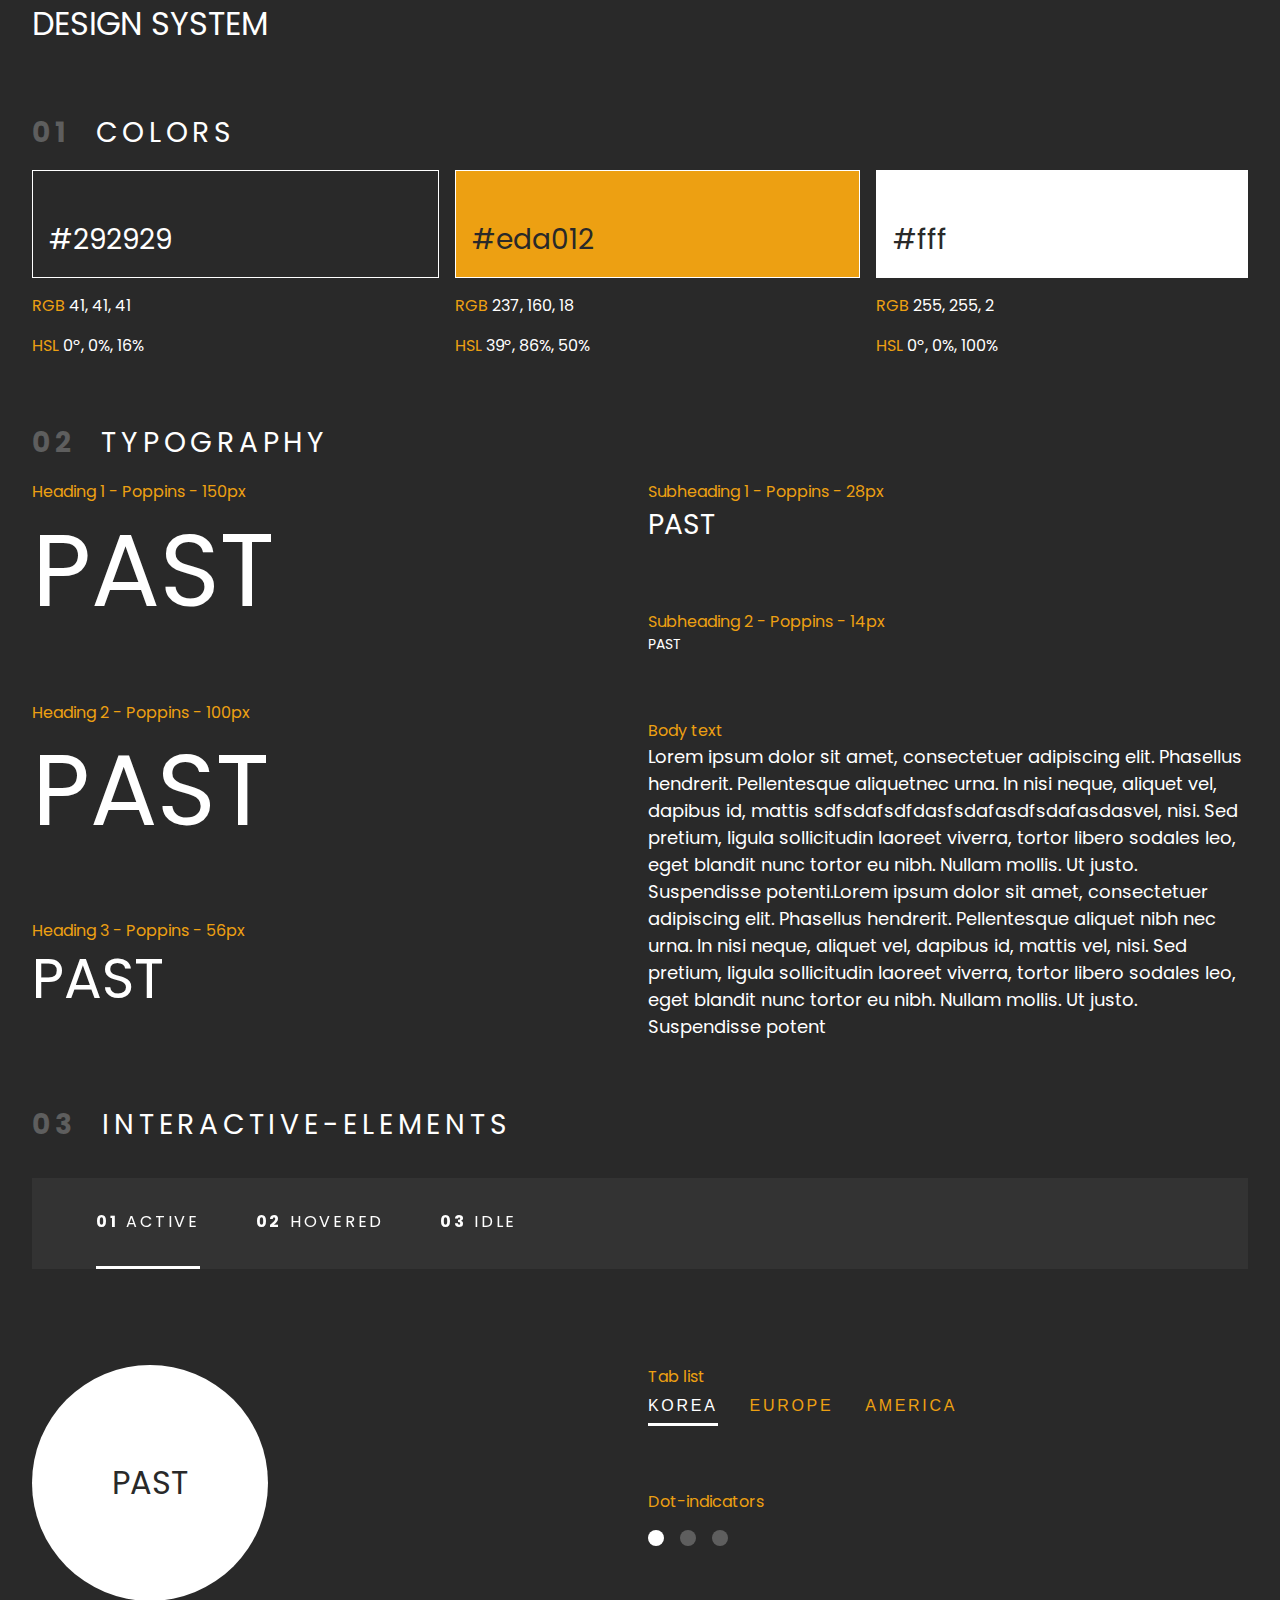
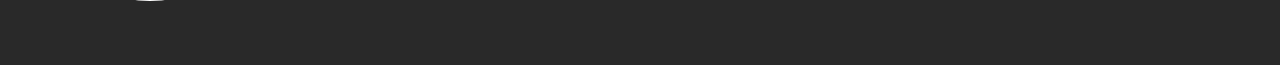
<file: design.html>
<!DOCTYPE html>
<head>
  <link rel="stylesheet" href="style.css">
  
  <link rel="preconnect" href="https://fonts.googleapis.com">
  <link rel="preconnect" href="https://fonts.gstatic.com" crossorigin>
  <link href="https://fonts.googleapis.com/css2?family=Poppins:wght@100;300;400&display=swap" rel="stylesheet">

  <title>Design System</title>
</head>

<body>
  <div class="container flow">
    <h1 class="uppercase">Design System</h1>
    
    <section id="colors" class="flow" style="margin: 4rem 0;">
      <h2 class="numbered-title"><span>01</span> colors</h2>
      
      <div class="flex">
        <div class="flow" style="flex-grow: 1;">
          <div class="bg-dark text-white fs-500" style="padding: 3rem 1rem 1rem; border: 1px solid white;">#292929</div>
          <p><span class="text-accent">RGB</span> 41, 41, 41</p>
          <p><span class="text-accent">HSL</span> 0º, 0%, 16%</p>
        </div>
  
        <div class="flow" style="flex-grow: 1;">
          <div class="bg-accent text-dark fs-500" style="padding: 3rem 1rem 1rem; border: 1px solid white;">#eda012</div>
          <p><span class="text-accent">RGB</span> 237, 160, 18</p>
          <p><span class="text-accent">HSL</span> 39º, 86%, 50%</p>
        </div>
        
        <div class="flow" style="flex-grow: 1;">
          <div class="bg-white text-dark fs-500" style="padding: 3rem 1rem 1rem; border: 1px solid white;">#fff</div>
          <p><span class="text-accent">RGB</span> 255, 255, 2</p>
          <p><span class="text-accent">HSL</span> 0º, 0%, 100%</p>
        </div>
      </div>
    </section>

    <section id="typography" class="flow" style="margin: 4rem 0;">
      <h2 class="numbered-title"><span>02</span> typography</h2>

      <div class="flex">
        <div class="flow" style="flex-basis: 100%; --flow-space: 4rem;">
          <div>
            <p class="text-accent">Heading 1 - Poppins - 150px</p>
            <p class="uppercase fs-900 text-white">past</p>
          </div>
          <div>
            <p class="text-accent">Heading 2 - Poppins - 100px</p>
            <p class="uppercase fs-800 text-white">past</p>
          </div>
          <div>
            <p class="text-accent">Heading 3 - Poppins - 56px</p>
            <p class="uppercase fs-700 text-white">past</p>
          </div>
        </div>

        <div class="flow" style="flex-basis: 100%; --flow-space: 4rem;">
          <div>
            <p class="text-accent">Subheading 1 - Poppins - 28px</p>
            <p class="uppercase fs-500 text-white">past</p>
          </div>
          <div>
            <p class="text-accent">Subheading 2 - Poppins - 14px</p>
            <p class="uppercase fs-200 text-white">past</p>
          </div>
          <div>
            <p class="text-accent">Body text</p>
            <p class="fs-400 text-white">Lorem ipsum dolor sit amet, consectetuer adipiscing elit. Phasellus hendrerit. Pellentesque aliquetnec urna. In nisi neque, aliquet vel, dapibus id, mattis sdfsdafsdfdasfsdafasdfsdafasdasvel, nisi. Sed pretium, ligula sollicitudin
            laoreet viverra, tortor libero sodales leo, eget blandit nunc tortor eu nibh. Nullam mollis. Ut justo.
            Suspendisse potenti.Lorem ipsum dolor sit amet, consectetuer adipiscing elit. Phasellus hendrerit.
            Pellentesque aliquet nibh nec urna. In nisi neque, aliquet vel, dapibus id, mattis vel, nisi. Sed pretium,
            ligula sollicitudin laoreet viverra, tortor libero sodales leo, eget blandit nunc tortor eu nibh. Nullam
            mollis. Ut justo. Suspendisse potent</p>
          </div>
        </div>
      </div>
    </section>

    <section id="interactive-elements">
      <h2 class="numbered-title"><span>03</span> interactive-elements</h2>
      
      <!-- navigation -->
      <div>
        <nav>
          <ul class="flex primary-navigation underline-indicators">
            <li class="active"><a class="uppercase text-white letter-spacing-2" href="#"><span>01</span>active</a></li>
            <li><a class="uppercase text-white letter-spacing-2" href="javascript: void(0);" ><span>02</span>hovered</a></li>
            <li><a class="uppercase text-white letter-spacing-2" href="#"><span>03</span>idle</a></li>
          </ul>
        </nav>
      </div>
      <div class="flex">
        <!-- large button -->
        <div style="margin: 4rem 0; flex-basis: 100%;">
          <a class="uppercase fs-600 text-dark bg-white large-button" href="javascript: void(0);">past</a>
        </div>
        <!-- Tab list -->
        <div style="flex-basis: 100%; margin: 4rem 0;">
          <p class="text-accent">Tab list</p>
          <div class="flex tab-list underline-indicators">
            <button class="uppercase fs-300 letter-spacing-2 text-accent" aria-selected="true">korea</button>
            <button class="uppercase fs-300 letter-spacing-2 text-accent" aria-selected="false">europe</button>
            <button class="uppercase fs-300 letter-spacing-2 text-accent" aria-selected="false">america</button>
          </div>
          <!-- Dot indicators -->
          <p class="text-accent" style="margin-top: 4rem;">Dot-indicators</p>
          <div class="flex dot-indicators" style="margin: 1rem 0;">
            <button aria-selected="true"><span class="sr-only">slide title</span></button>
            <button aria-selected="false"><span class="sr-only">slide title</span></button>
            <button aria-selected="false"><span class="sr-only">slide title</span></button>
          </div>
        </div>
      </div>
    </section>
  </div>
</body>
</file>
<file: style.css>
/* ----------------- */
/* Custom properties */
/* ----------------- */

:root {
  /* colors */
  --clr-dark: 0, 0%, 16%;
  --clr-light: 39, 86%, 50%;
  --clr-white: 0 0% 100%;

  /* font sizes */
  --fs-900: clamp(5rem, 8vw, 9.375rem); /* min:80 max:150 */
  --fs-800: 3.5rem; /* 56 */
  --fs-700: 1.5rem; /* 24 */
  --fs-600: 1rem;
  --fs-500: 1rem;
  --fs-400: 0.9375rem; /* 15 */
  --fs-300: 1rem;
  --fs-200: 0.87rem; /* 14 */

  /* font-families */
  --ff-sans-serif: 'Poppins', sasn-serif;
}

@media(min-width: 35em) {
  :root {
    --fs-800: 5rem;
    --fs-700: 2.5rem;
    --fs-600: 1.5rem;
    --fs-500: 1.25rem;
    --fs-400: 1rem;
  }
}

@media(min-width: 45em) {
  :root {
    --fs-800: 6.25rem; /*  100 */
    --fs-700: 3.5rem;
    --fs-600: 2rem;
    --fs-500: 1.75rem; /* 28 */
    --fs-400: 1.125rem; /* 18 */
  }
}

/* remove aniamtions for people who've turned them off */
@media (prefers-reduced-motion: reduce) {
  *,
  *::before,
  *::after {
    animation-duration: 0.01ms !important;
    animation-iteration-count: 1 !important;
    transition-duration: 0.01ms !important;
    scroll-behavior: auto !important;
  }
}

/* ----------------- */
/*       Reset       */
/* ----------------- */

/* Box sizing */
*,
*::before,
*::after {
  box-sizing: border-box;
}

/* Reset margins */
body,
p,
h1,
h2,
h3,
h4,
h5
figure,
picture {
  margin: 0;
}

/* font-weight */
h1,
h2,
h3,
h4,
h5,
h6,
p {
  font-weight: 400;
}

/* images */
picture,
img {
  max-width: 100%;
  display: block;
}

/* body */
body {
  min-height: 100vh;
  font-family: var(--ff-sans-serif);
  line-height: 1.5;
  color: hsl(var(--clr-white));
  background-color: hsl(var(--clr-dark));

  display: grid;
  grid-template-rows: min-content 1fr;

}


/* ------------------- */
/*   Utility classes   */
/* ------------------- */

.flex {
  display: flex;
  gap: var(--gap, 1rem);
}

.grid {
  display: grid;
  gap: var(--gap, 1rem);
}

.container {
  margin-inline: auto;
  padding-inline: 2em;
  max-width: 80rem;
}

.d-block {
  display: block;
}

.skip-to-content {
  position: absolute;
  z-index: 3000;
  padding: .25em 1em;
  margin-inline: auto;
  text-decoration: none;
  background: hsl(var(--clr-white));
  color:hsl(var(--clr-dark));
  transform: translateY(-100%);
  transition: transform 250ms ease-in;
}

.skip-to-content:focus {
  transform: translateY(0);
}

/* screen reader only */

.sr-only {
  position: absolute;
  width: 1px;
  height: 1px;
  padding: 0;
  margin: -1px;
  border: 0;
  overflow: hidden;
  white-space: nowrap;
  clip: rect(0, 0, 0, 0);
}

.flow > *:where(:not(:first-child)) {
  margin-top: var(--flow-space, 1rem);
}

.flow-space-small {
  --flow-space: .75rem;
}

/* typography */

.fs-900 { font-size: var(--fs-900) ;}
.fs-800 { font-size: var(--fs-800) ;}
.fs-700 { font-size: var(--fs-700) ;} 
.fs-600 { font-size: var(--fs-600) ;} 
.fs-500 { font-size: var(--fs-500) ;} 
.fs-400 { font-size: var(--fs-400) ;} 
.fs-300 { font-size: var(--fs-300) ;} 
.fs-200 { font-size: var(--fs-200) ;} 

.fs-900,
.fs-800,
.fs-700,
.fs-600 {
  line-height: 1.3;  
}

.letter-spacing-1 { letter-spacing: 4.75px; }
.letter-spacing-2 { letter-spacing: 2.7px; }
.letter-spacing-3 { letter-spacing: 4.35px; }

.uppercase { text-transform: uppercase; }

.numbered-title {
  text-transform: uppercase;
  font-size: var(--fs-500);
  letter-spacing: 4.75px;
}

.numbered-title span {
  margin-right: .5em;
  font-weight: 700;
  color: hsl(var(--clr-white) / .25); 
}


/* color */
.bg-dark { background-color: hsl( var(--clr-dark));}
.bg-accent { background-color: hsl( var(--clr-light));}
.bg-white { background-color: hsl( var(--clr-white));}

.text-dark { color: hsl( var(--clr-dark));}
.text-accent { color: hsl( var(--clr-light));}
.text-white { color: hsl( var(--clr-white));}


/* ------------------- */
/* Compontents         */
/* ------------------- */

/* primary-header */
.primary-navigation {
  /* outline: 2px solid limegreen; */
  --gap: clamp(1.5rem, 5vw, 3.5rem);
  --underline-gap: 2rem;
  padding: 0;
  margin: 0;
  background-color: hsl(var(--clr-white) / 0.05);
  backdrop-filter: blur(1.5rem);
  list-style: none;
}

@media(min-width: 35em) {
  .primary-navigation {
    padding-inline: clamp(2rem, 5vw, 7rem);
  }
}

@media(min-width: 45em) {
  .primary-navigation {
    margin-block: 2rem;
  }
}

@media(min-width: 45em) {
  .primary-header::after {
    position: relative;
    content: '';
    width: 100%;
    height: 1px;
    margin-right: -2.5rem;
    background: hsl(var(--clr-white) / .25);
    order: 1;
  }

  nav {
    order: 2;
  }
}

.mobile-nav-toggle {
  display:none;
}

@media(max-width:35em) {
  .primary-navigation {
    --underline-gap: .5rem;
    position: fixed;
    z-index: 1000;
    flex-direction: column;
    padding: min(20rem, 15vh) 2rem;
    inset: 0 0 0 30%;
    background: hsl(var(--clr-white) / .25);
    opacity: 0;
    transform: translateX(100%);
    transition: transform 500ms ease-in-out, opacity 300ms ease-in-out;
  }

  .primary-navigation[data-visible="true"] {
    transform: translateX(0);
    opacity: 1;
  }

  .primary-navigation.underline-indicators .active {
    border: 0;
  }

  .mobile-nav-toggle {
    /* outline: 2px solid limegreen; */
    display: block;
    position: absolute;
    z-index: 2000;
    width: 1.5rem;
    right: 1rem;
    top: 2rem;
    aspect-ratio: 1;
    border: 0;
    background: url(./asset/icon-hamburger.svg);
    background-size: cover;
    background-position: center;
    background-repeat: no-repeat;
  }

  .mobile-nav-toggle[aria-expanded="true"] {
    background: url(./asset/icon-close.svg);
    background-size: cover;
    background-position: center;
    background-repeat: no-repeat;
  }

  .mobile-nav-toggle:focus-visible {
    outline: 5px solid white;
    outline-offset: 5px;
  }
}

@media(min-width: 35em) and (max-width: 45em) {
  .primary-header {
    --gap: 0;
  }

  .primary-navigation span {
    display: none;
  }
}


.primary-navigation a {
  text-decoration: none;
}

.primary-navigation a > span {
  margin-right: .5em;
  font-weight: 700;
}

/* underline indicators */

.underline-indicators > * {
  cursor: pointer;
  border: 0;
  background: transparent;
  padding: var(--underline-gap, .5rem) 0;
  border-bottom: .2rem solid hsl(var(--clr-white) / 0)
}

.underline-indicators > :where(*:focus, *:hover) {
  border-color: hsl(var(--clr-white) / .5)
}

.underline-indicators > .active,
.underline-indicators > [aria-selected="true"] {
  border-color: hsl(var(--clr-white) / 1);
  color: hsl(var(--clr-white));
}

.tab-list {
  --gap: 2rem;
}

/* large button */
.large-button {
  position: relative;
  font-size: 2rem;
  text-decoration: none;
  display: inline-grid;
  z-index: 1;
  place-items: center;
  border-radius: 50%;
  padding: 0 2.5em;
  aspect-ratio: 1;
}

.large-button::after {
  position: absolute;
  content: '';
  z-index: -1;
  width: 100%;
  height: 100%;
  border-radius: 50%;
  background: hsl(var(--clr-white) / .1);
  opacity: 0;
  transition: opacity 500ms linear, transform 750ms ease-in-out;
}

.large-button:focus::after,
.large-button:hover::after {
  transform: scale(1.5);
  opacity: 1;
}

/* dot-indicators */

.dot-indicators > *{
  width: 1rem;
  height: 1rem;
  background: hsl(var(--clr-white) / 0.25);
  border: 0;
  border-radius: 50%;
}

.dot-indicators > [aria-selected="true"] {
  background: hsl(var(--clr-white) / 1);
}

.dot-indicators > :where(*:hover, *:focus) {
  background: hsl(var(--clr-white) / 0.5);
}

.primary-header {
  grid-template-columns: minmax(1rem, 1fr) repeat(2, minmax(0, 30rem)) minmax(1rem, 1fr);
  justify-content: space-between;
  align-items: center;
}

.logo {
  margin: 1.5rem clamp(1.5rem, 2vw, 3.5rem);
}

.logo {
  width: 3rem;
  height: 3rem;
}

/* page specific background */
.home,
.lifestyle,
.none {
  background: url(./asset/background.jpeg);
  background-size: cover;
  background-position: right bottom;
}

@media(min-width: 45em) {
  .home {
    background-position: top;
  }
}

.destination,
.lifestyle
{
  background: url(./asset/destination-bg.webp);
  background-size: cover;
  /* background-position: right bottom; */
}


/* ------------------- */
/* Layout              */
/* ------------------- */

.grid-container {
  display: grid;
  text-align: center;
  place-items: center;
  padding-inline: 1rem;
  padding-bottom: 4rem;
}

.grid-container p:not([class]) {
  max-width: 47ch;
}

.numbered-title {
  text-align: left;
  grid-area: title;
}

/* destination layout */
.grid-container--destination {
  --flow-space: 1.5rem;
  grid-template-areas:
    'title'
    'image'
    'tabs'
    'content';
}

.grid-container--destination .images {
  grid-area: image;
  align-self: start;
}

.grid-container--destination #america-image > img {
  margin-inline: auto;
  width: 500px;
}

.grid-container--destination > .tab-list {
  grid-area: tabs;
}

.grid-container--destination > .destination-info {
  grid-area: content;
}

.destination-meta {
  flex-direction: column;
  padding-top: 2.5rem;
  margin-top: 2.5rem;
  border-top: 1px solid hsl(var(--clr-white) / .1);
}

.destination-meta p {
  font-size: 1.75rem;
}

/* lifestyle layout */
.grid-container--lifestyle {
  --flow-space: 1.5rem;
  grid-template-areas:
    'title'
    'content'
    'tabs'
    'image';
}

.grid-container--lifestyle .images {
  grid-area: image;
  align-self: start;
}

.grid-container--lifestyle > .dot-indicators {
  grid-area: tabs;
}

.grid-container--lifestyle > .lifestyle-details {
  grid-area: content;
}

.grid-container--lifestyle > .lifestyle-details h2 {
  color: hsl(var(--clr-white) / .5)
}

@media(min-width: 35em) {
  .numbered-title {
    justify-self: start;
    margin-top: 2rem;
  }

  .destination-meta {
    flex-direction: row;
    justify-content: space-evenly;
  }
  
  .grid-container--destination #europe-image > img {
    margin-inline: auto;
    max-width: 81.75%;
  }
}


@media(min-width:45em) {
  .grid-container {
    text-align: left;
    column-gap: var(--container-gap, 2rem);
    grid-template-columns: minmax(1rem, 1fr) repeat(2, minmax(0, 30rem)) minmax(1rem, 1fr);
  }
  
  .grid-container--home {
    align-items: end;
    padding-bottom: max(6rem, 20vh);
  }
  
  .grid-container--home > :first-child {
    grid-column: 2;
  }
  
  .grid-container--home > :last-child {
    grid-column: 3;
  }
  
  .grid-container--destination {
    justify-items: start;
    align-content: start;
    grid-template-areas:
      '. title title .'
      '. image tabs .'
      '. image content .';
  }

  .grid-container--destination img {
    max-width: 90%;
  }

  .grid-container--destination .destination-meta {
    --gap: min(12vw, 6rem);
    justify-content: start;
  }
  
  .grid-container--lifestyle {
    justify-items: start;
    grid-template-columns: minmax(1rem, 1fr) minmax(0, 37rem) minmax(0, 23rem) minmax(1rem, 1fr);
    grid-template-areas:
    '. title title .'
    '. content image .'
    '. tabs image .';
  }
  .grid-container--lifestyle .images {
    grid-column: span 2;
    align-self: center;
  }
}
</file>
